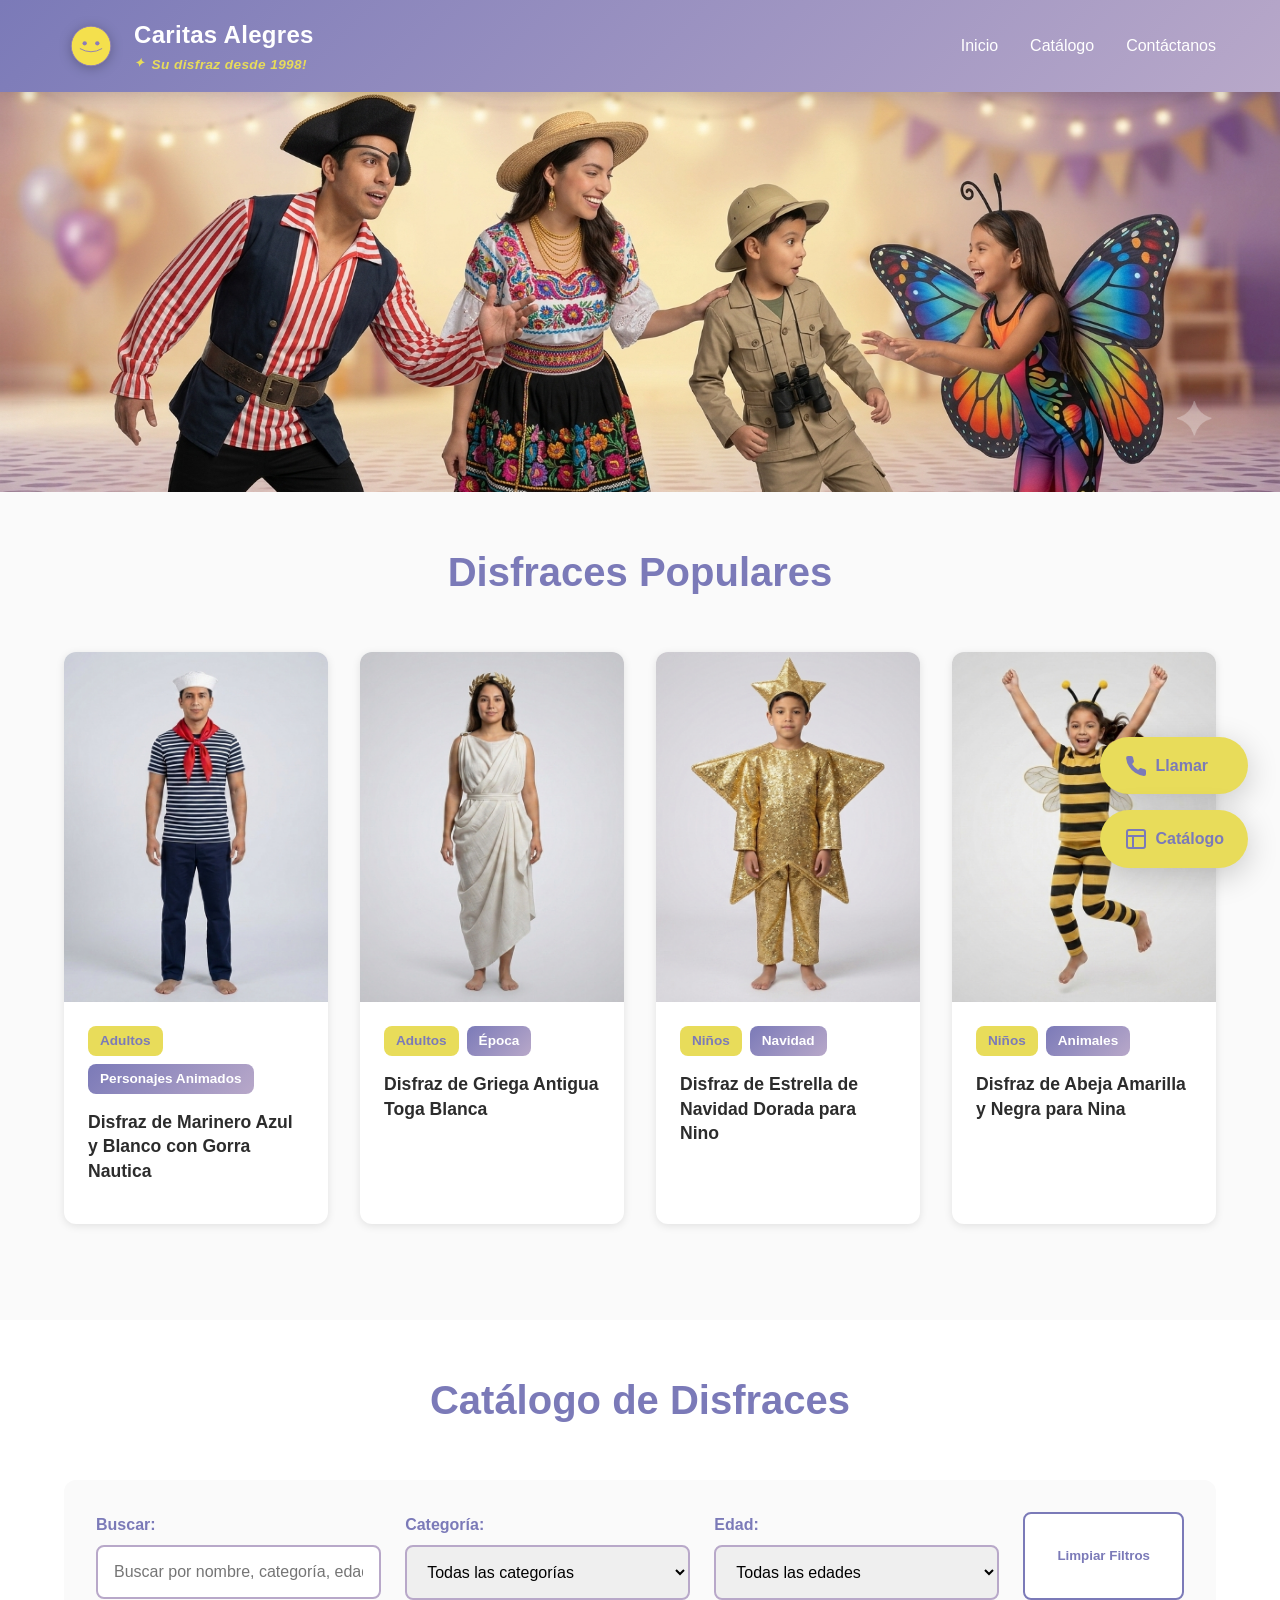
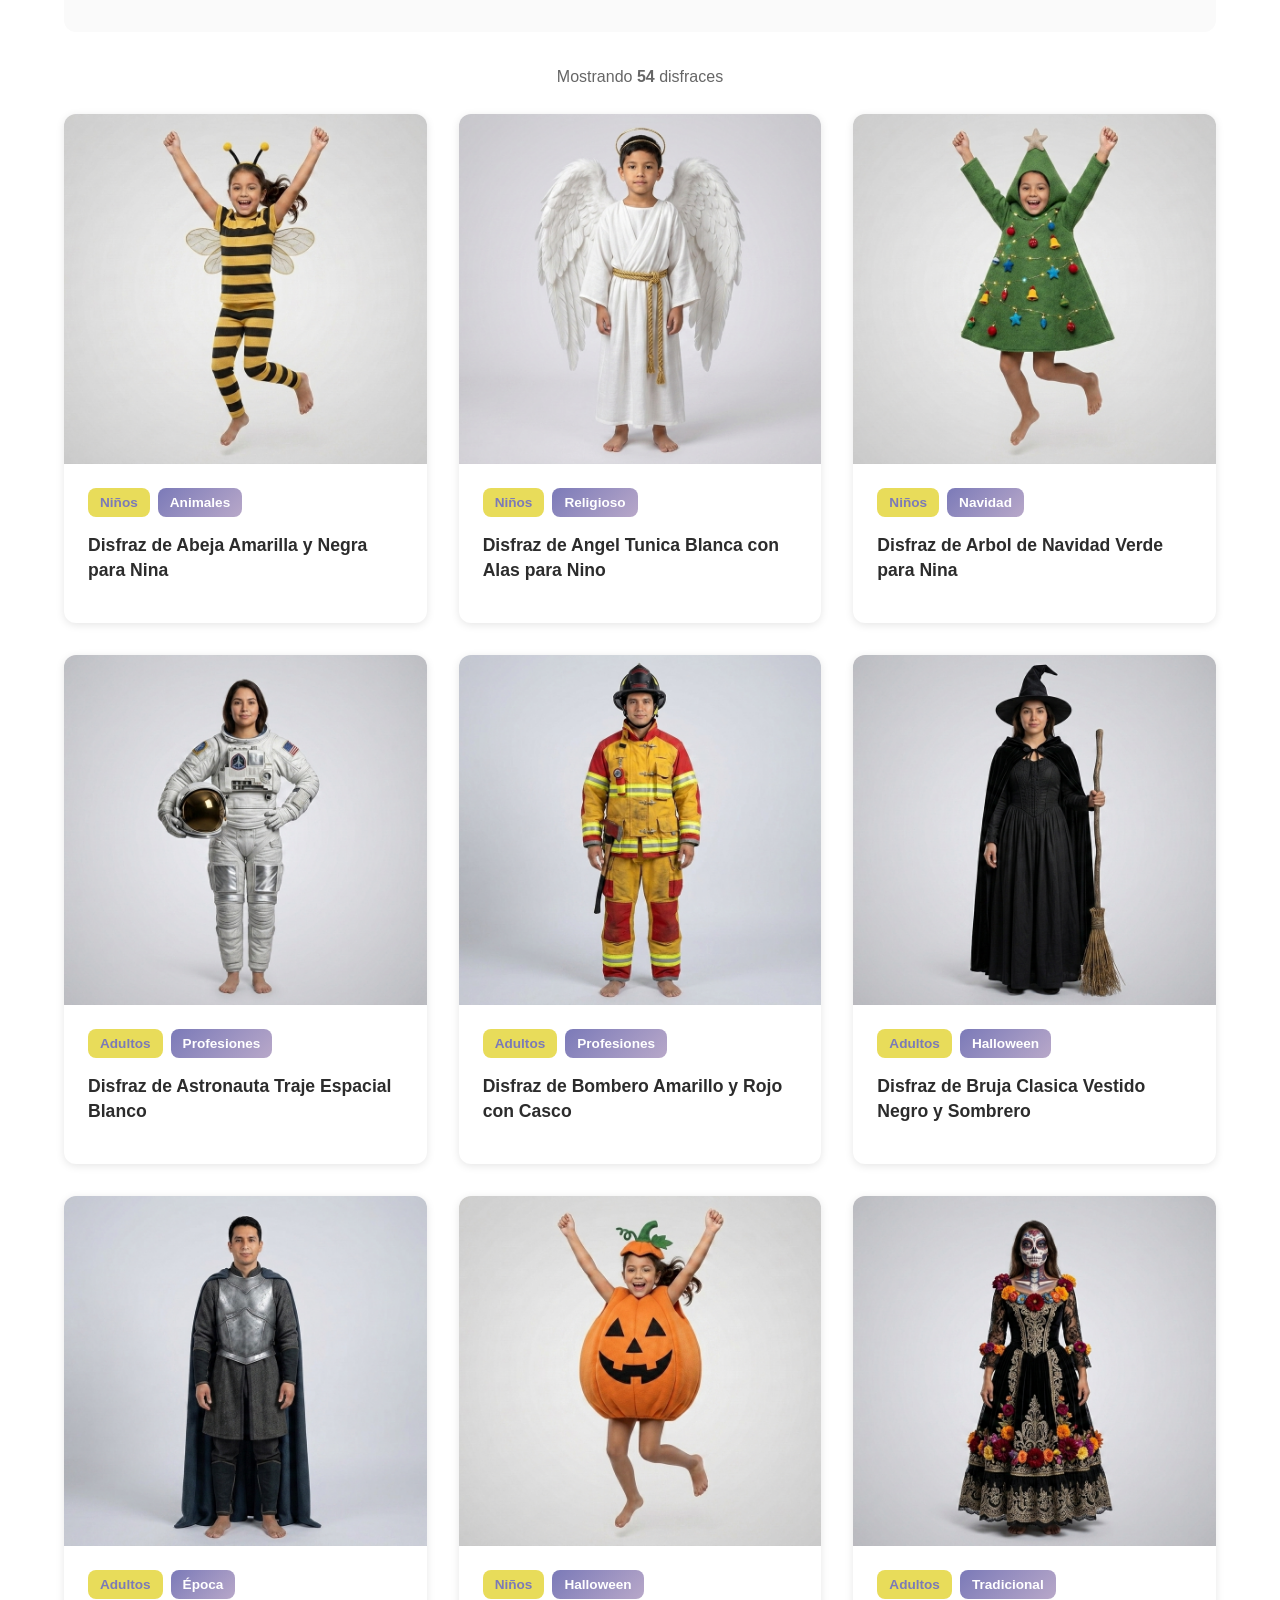
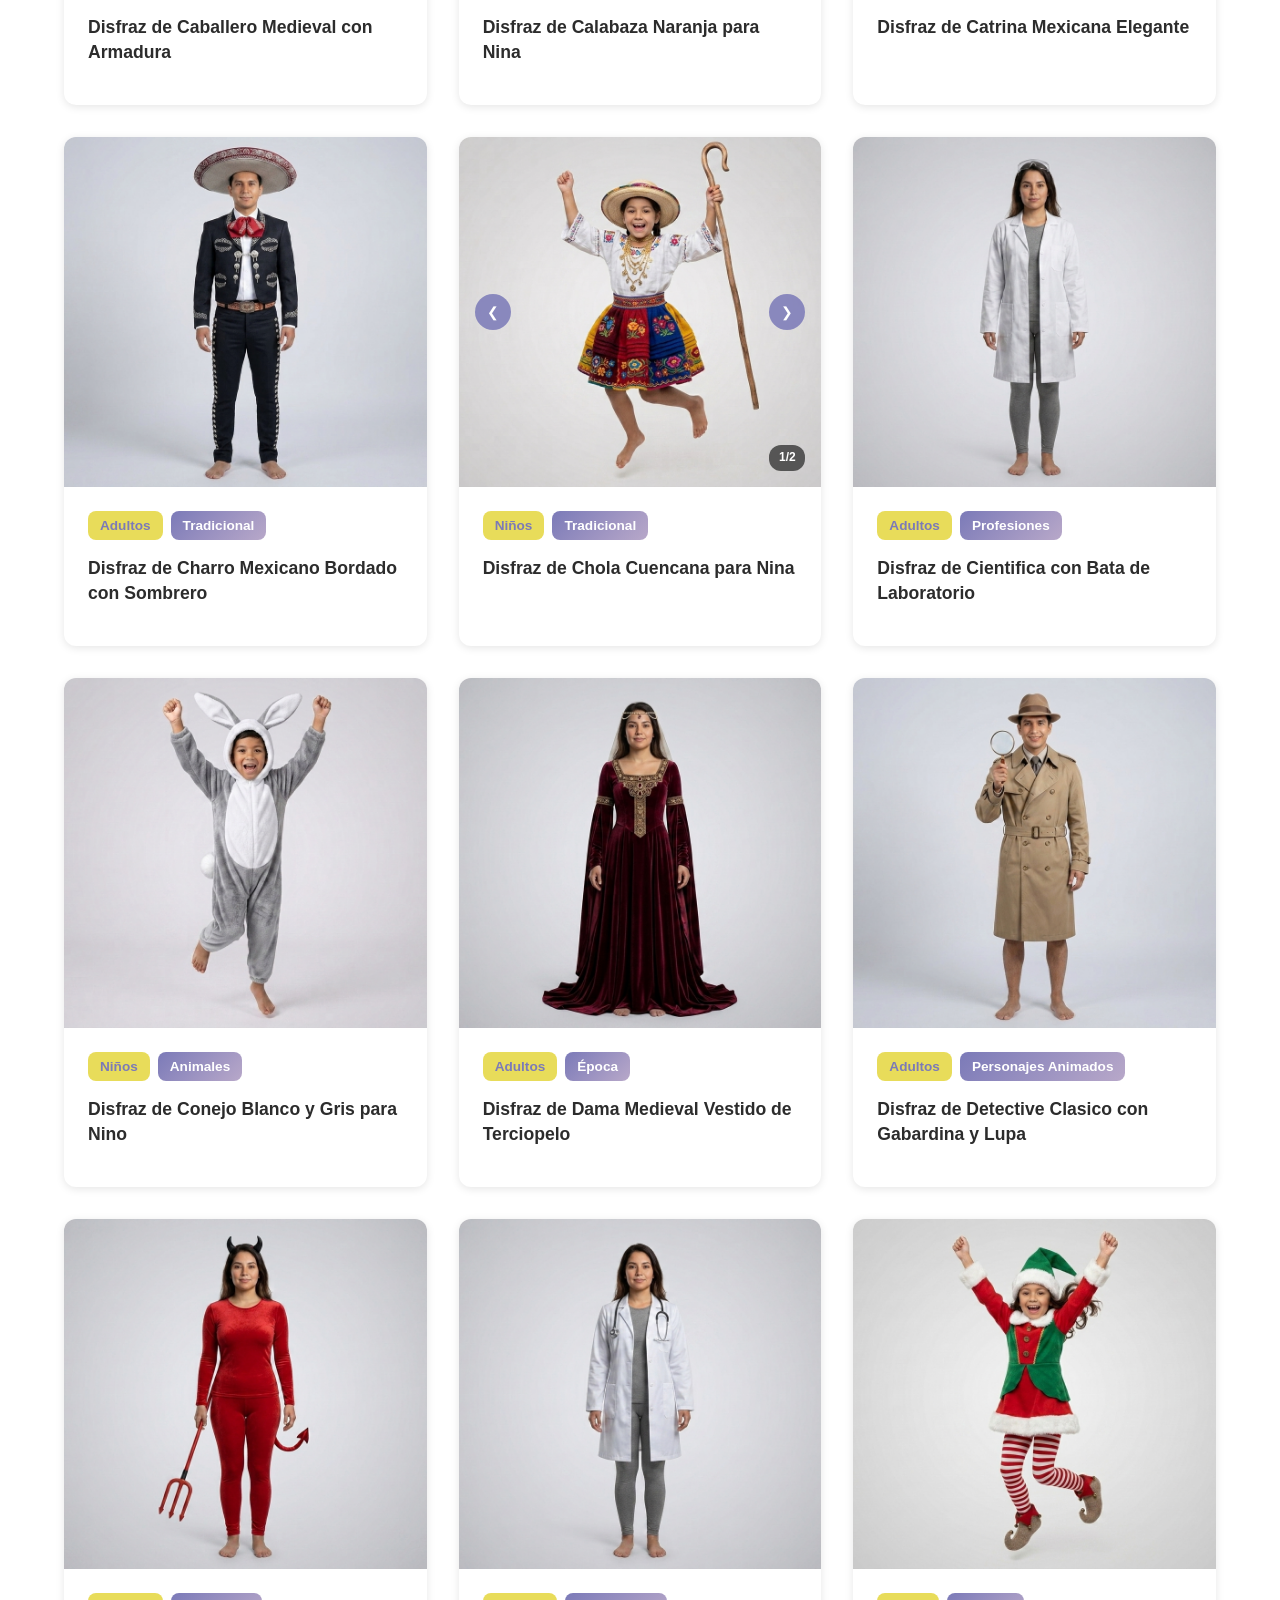
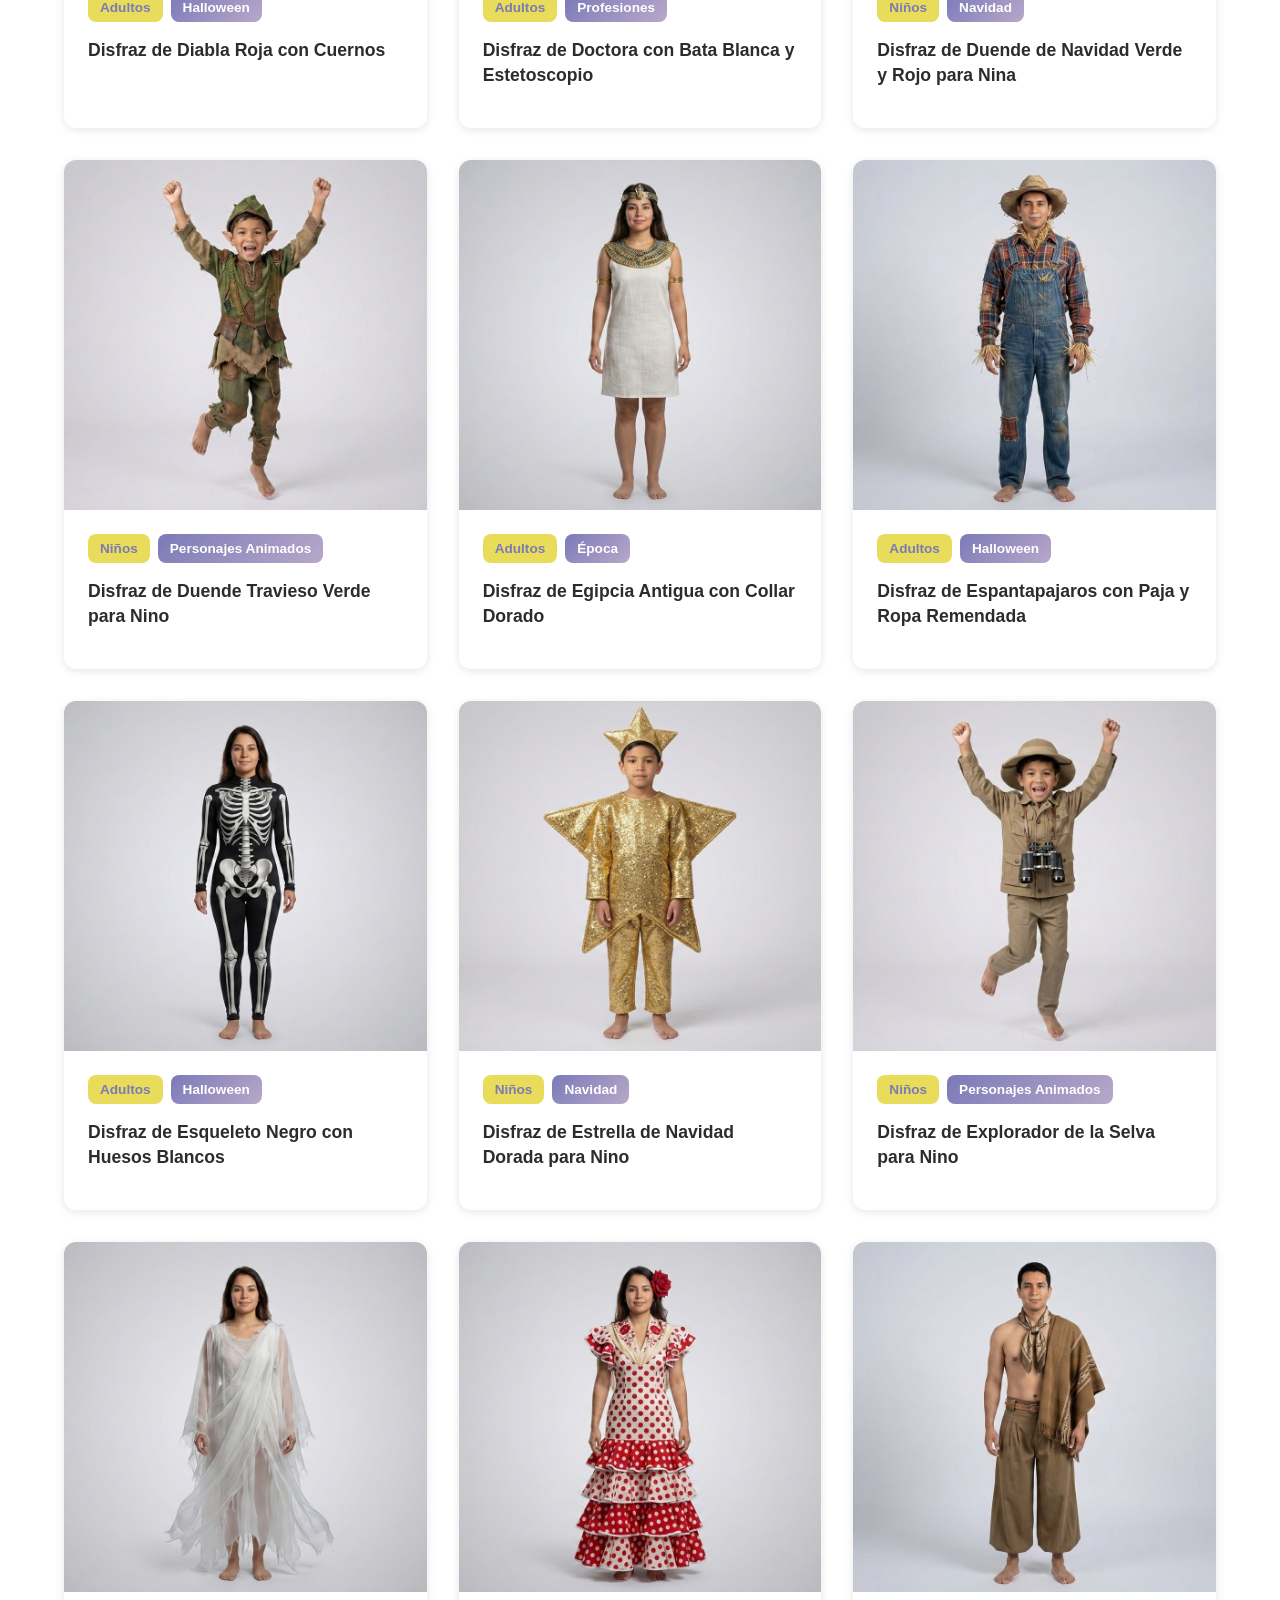
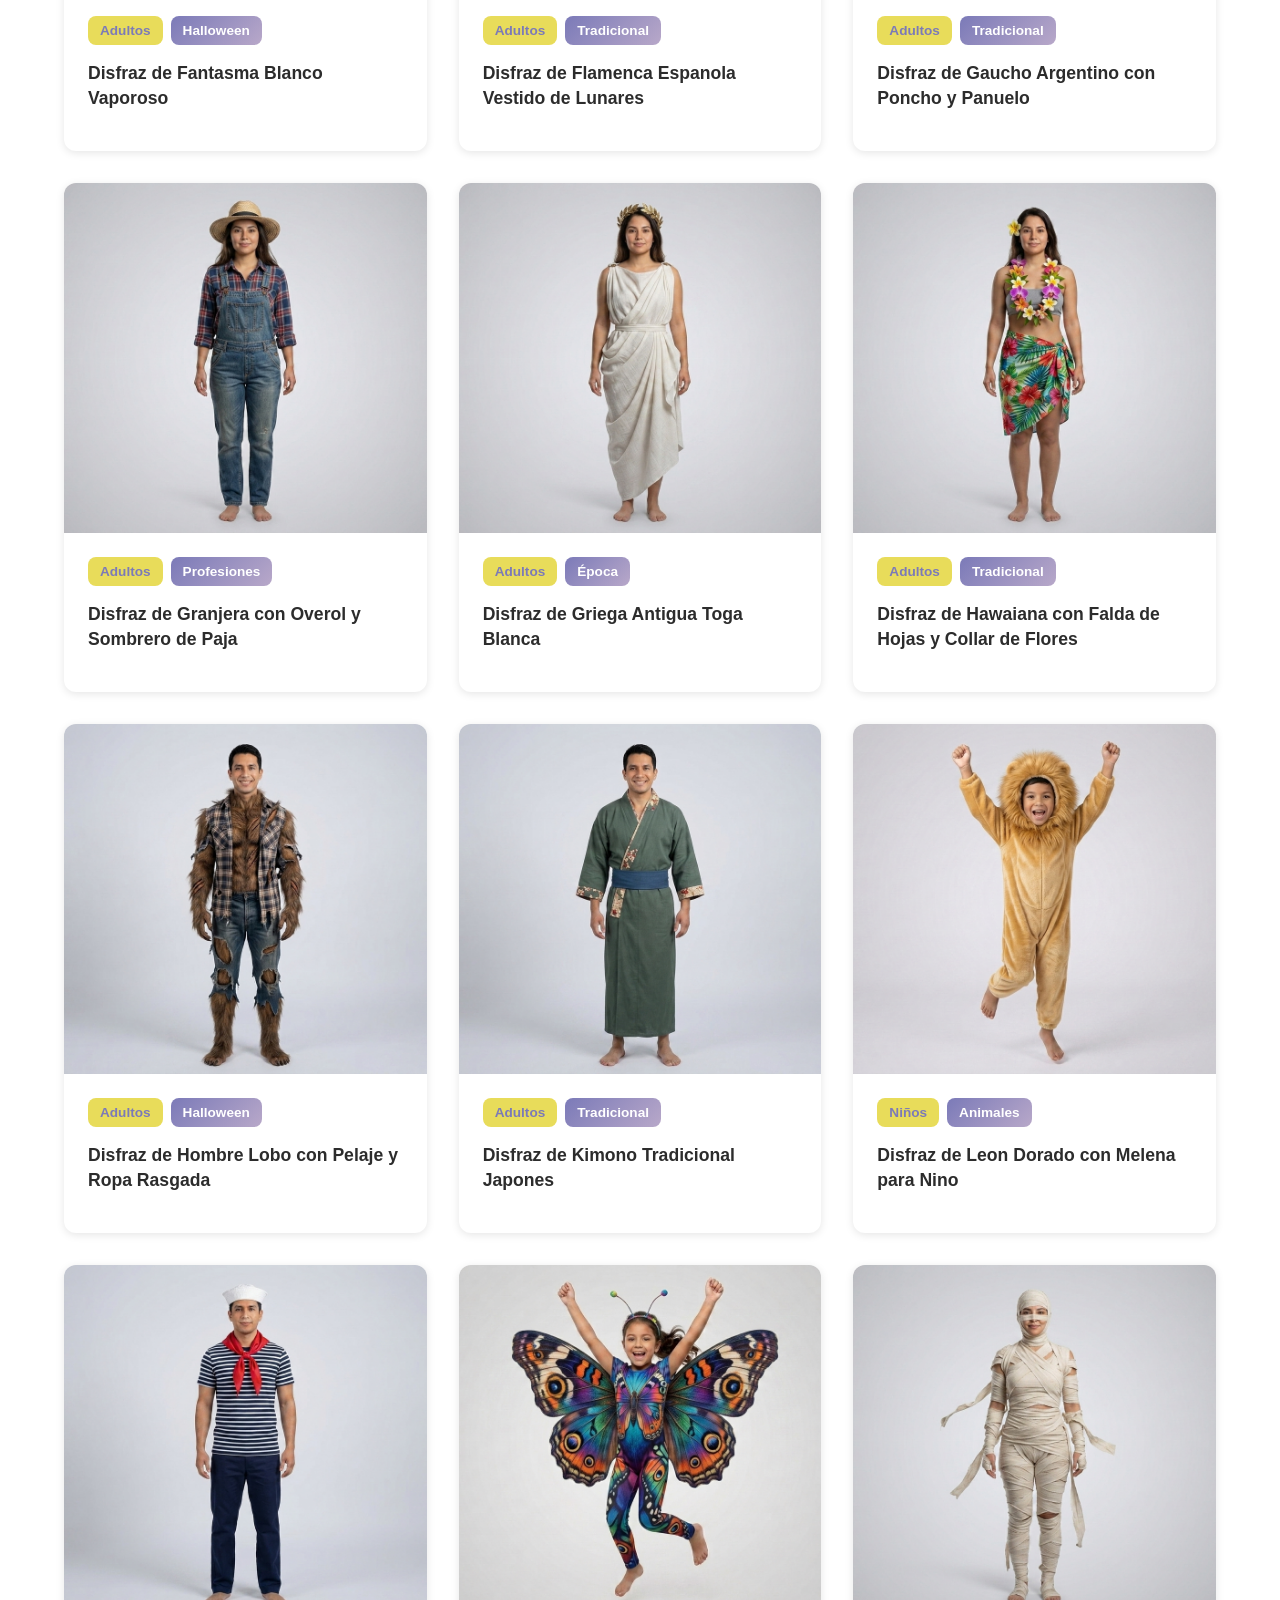
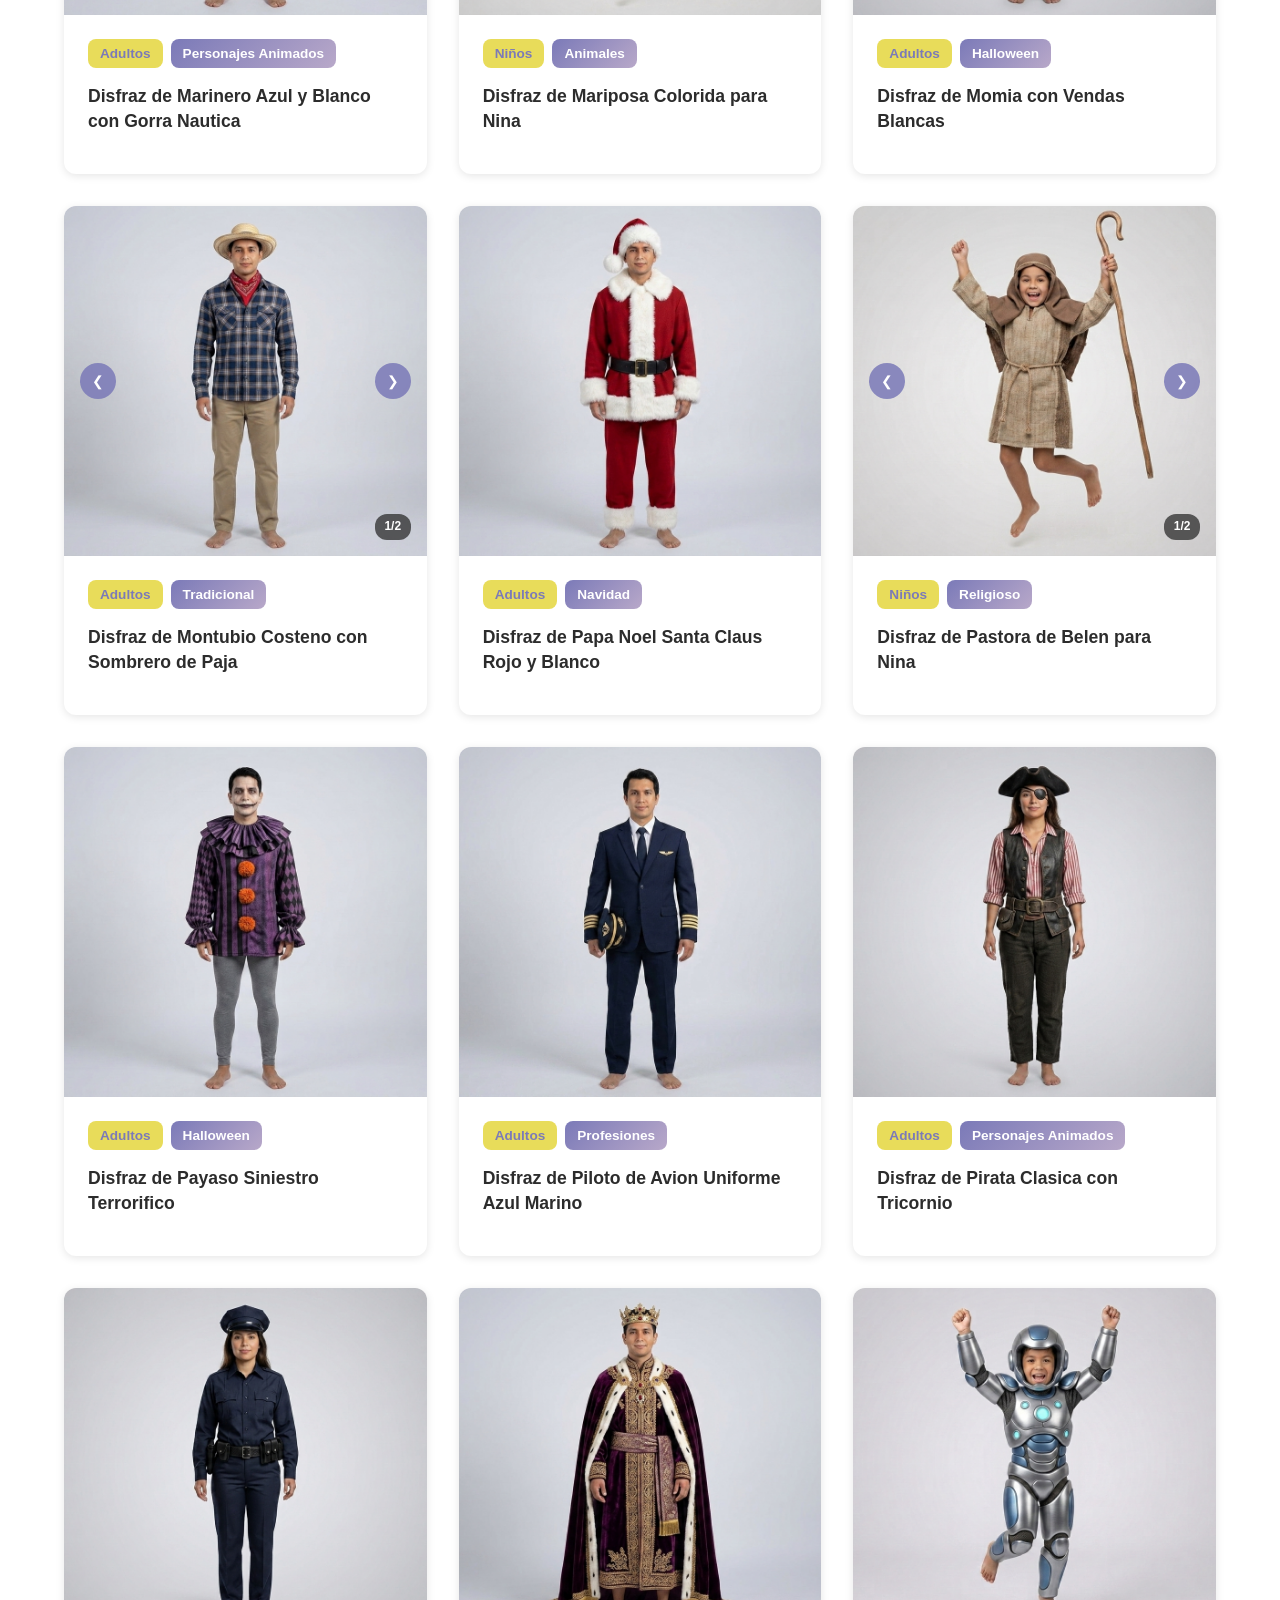
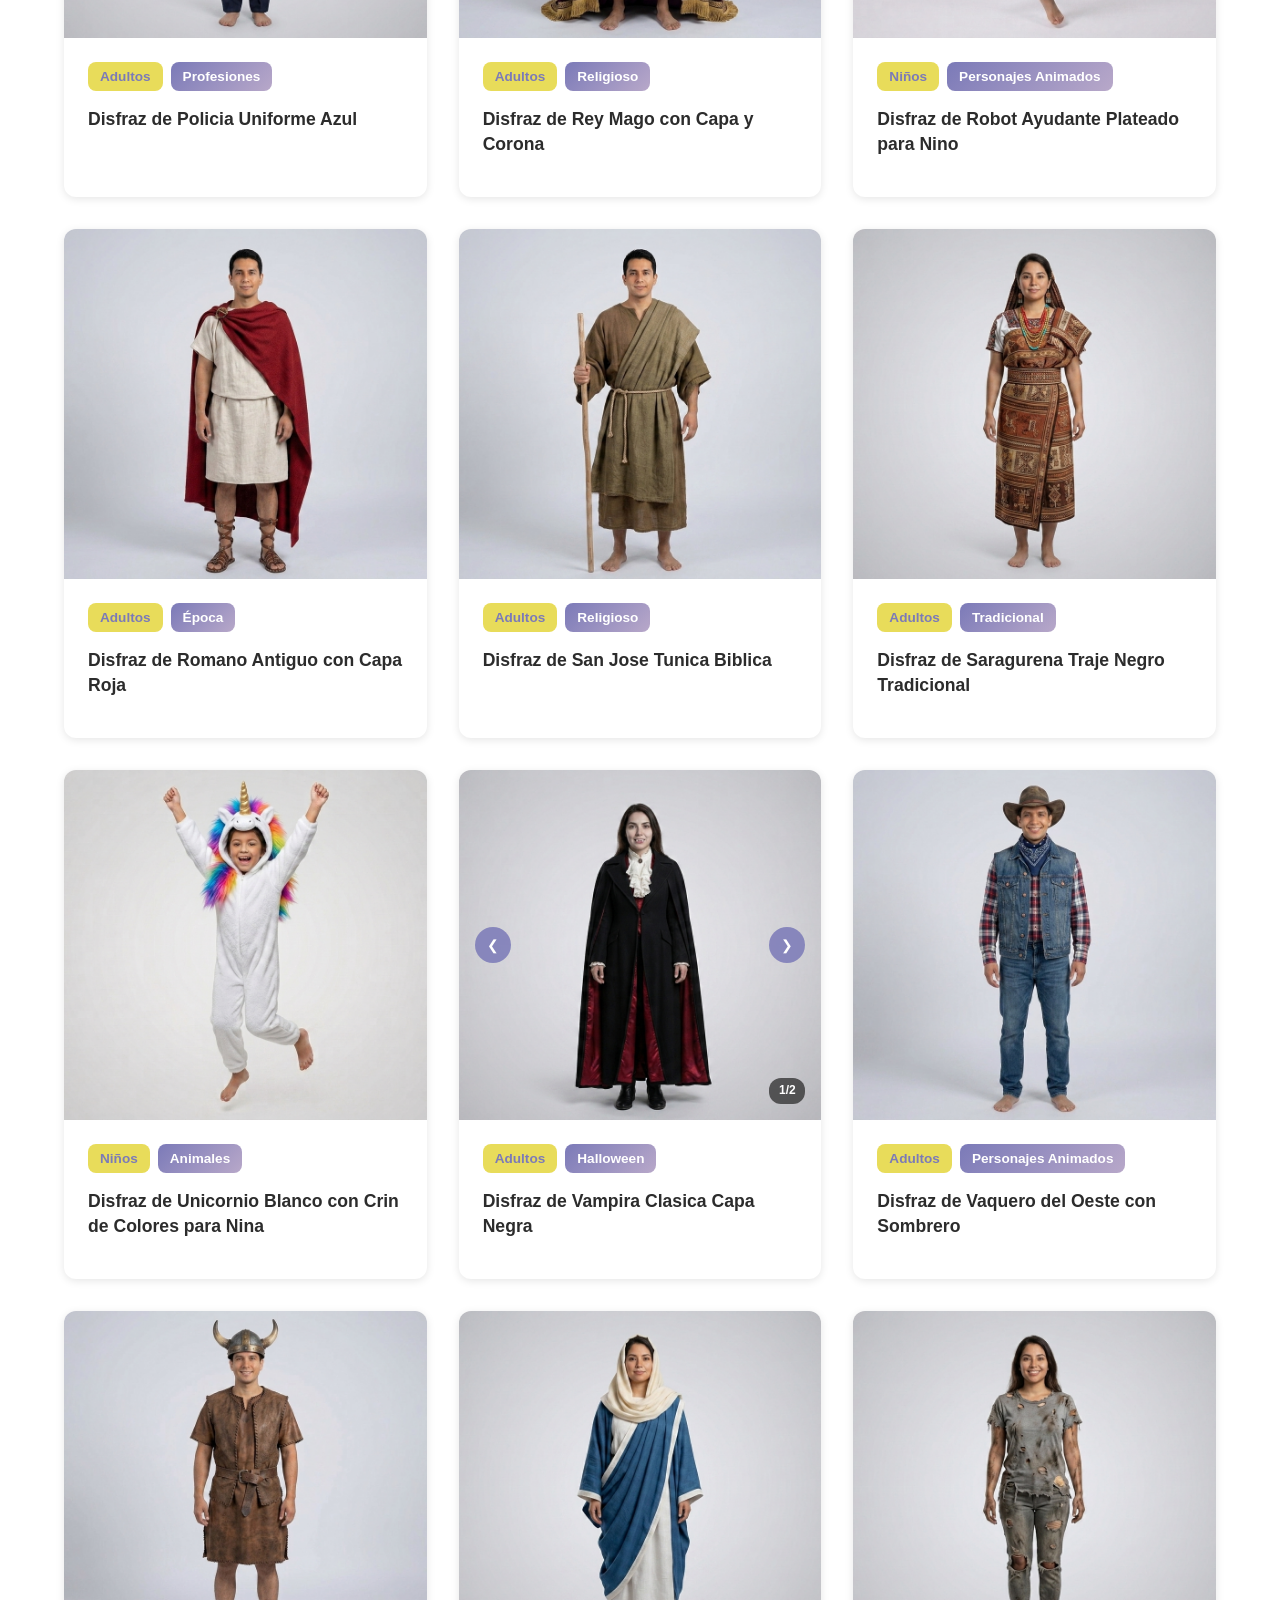
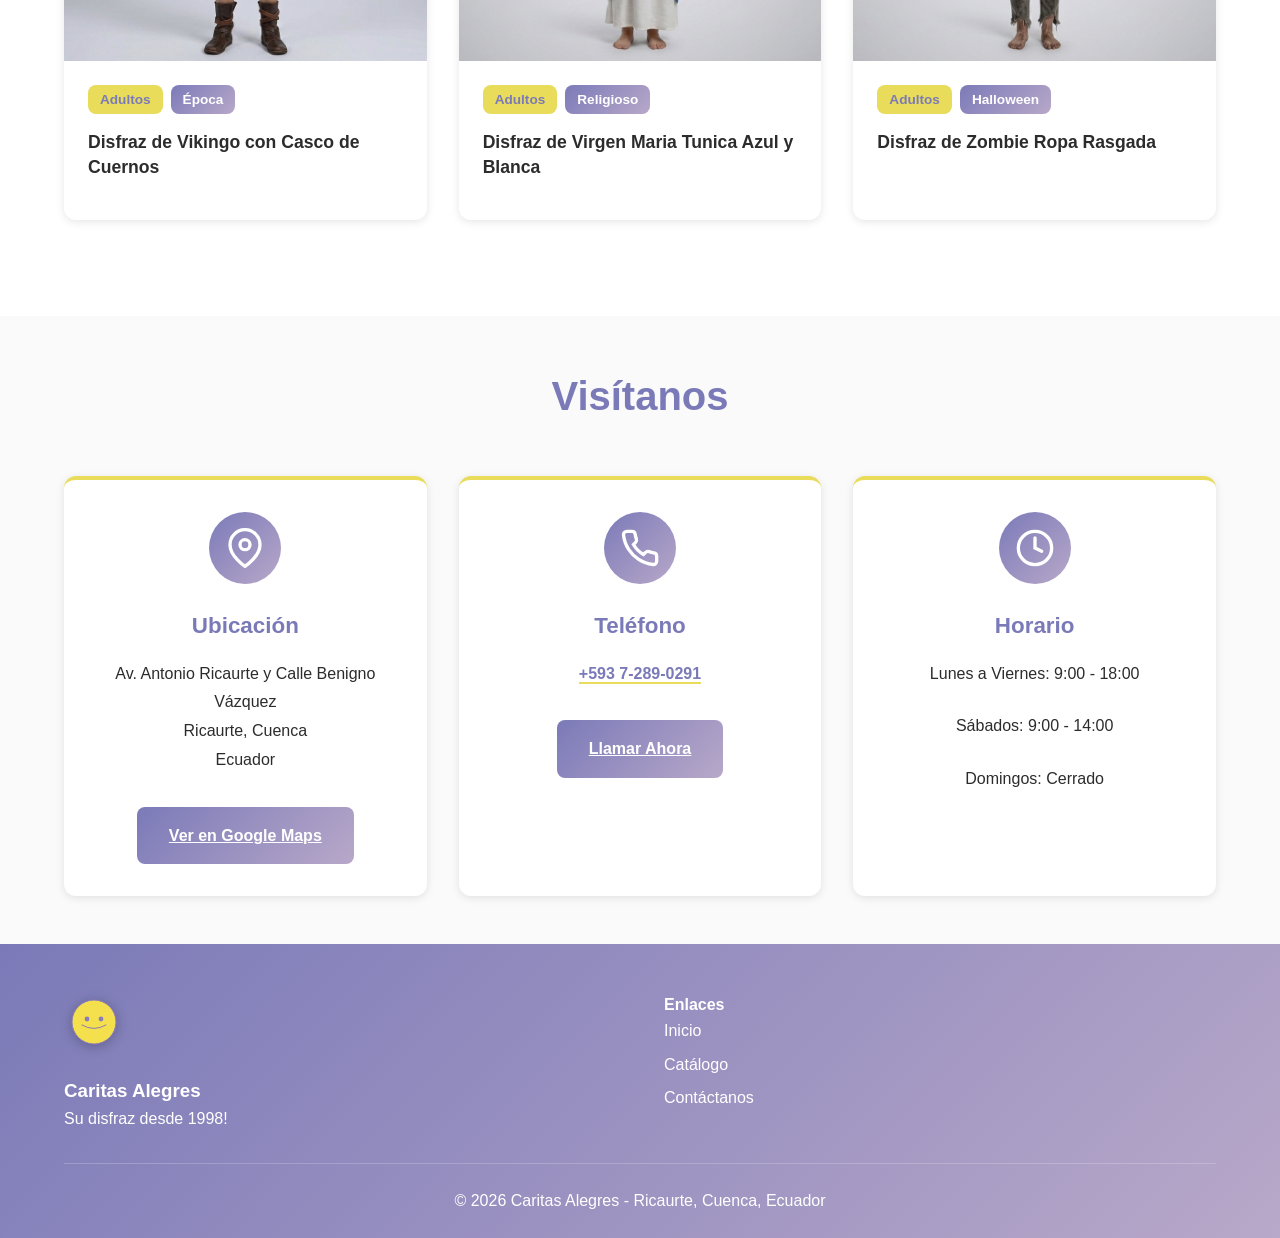
<file: index.html>
<!DOCTYPE html>
<html lang="es">
<head>
    <meta charset="UTF-8">
    <meta name="viewport" content="width=device-width, initial-scale=1.0">
    <meta name="description" content="Caritas Alegres - Alquiler, confección y venta de disfraces desde 1998. Ricaurte, Cuenca, Ecuador.">
    <meta name="keywords" content="disfraces, alquiler disfraces, Cuenca, Ecuador, halloween, carnaval, navidad">
    
    <title>Caritas Alegres - Disfraces en Cuenca</title>
    
    <link rel="stylesheet" href="css/styles.css">
    <link rel="stylesheet" href="css/responsive.css">
</head>
<body>
    <!-- Header -->
    <header class="header">
        <div class="container">
            <div class="header-content">
                <div class="logo">
                    <img src="images/logo-caritas-alegres.svg" alt="Caritas Alegres" class="logo-image" onerror="this.src='images/placeholder.svg'">
                    <div class="logo-text">
                        <h1>Caritas Alegres</h1>
                        <p class="tagline">Su disfraz desde 1998!</p>
                    </div>
                </div>
                
                <nav class="nav">
                    <ul class="nav-list">
                        <li><a href="#inicio">Inicio</a></li>
                        <li><a href="#catalogo">Catálogo</a></li>
                        <li><a href="#contacto">Contáctanos</a></li>
                    </ul>
                </nav>
                
                <button class="menu-toggle" aria-label="Abrir menú">
                    <span></span>
                    <span></span>
                    <span></span>
                </button>
            </div>
        </div>
    </header>

    <!-- Botones Flotantes -->
    <div class="floating-buttons">
        <a href="tel:+593728900291" class="floating-btn btn-call" aria-label="Llamar ahora">
            <svg width="24" height="24" viewBox="0 0 24 24" fill="none" xmlns="http://www.w3.org/2000/svg">
                <path d="M22 16.92v3a2 2 0 01-2.18 2 19.79 19.79 0 01-8.63-3.07 19.5 19.5 0 01-6-6 19.79 19.79 0 01-3.07-8.67A2 2 0 014.11 2h3a2 2 0 012 1.72 12.84 12.84 0 00.7 2.81 2 2 0 01-.45 2.11L8.09 9.91a16 16 0 006 6l1.27-1.27a2 2 0 012.11-.45 12.84 12.84 0 002.81.7A2 2 0 0122 16.92z" fill="currentColor"/>
            </svg>
            <span>Llamar</span>
        </a>
        <a href="#catalogo" class="floating-btn btn-catalog">
            <svg width="24" height="24" viewBox="0 0 24 24" fill="none" xmlns="http://www.w3.org/2000/svg">
                <rect x="3" y="3" width="18" height="18" rx="2" stroke="currentColor" stroke-width="2"/>
                <line x1="3" y1="9" x2="21" y2="9" stroke="currentColor" stroke-width="2"/>
                <line x1="9" y1="21" x2="9" y2="9" stroke="currentColor" stroke-width="2"/>
            </svg>
            <span>Catálogo</span>
        </a>
    </div>

    <!-- Modal de Imagen -->
    <div id="image-modal" class="modal">
        <span class="modal-close">&times;</span>
        <button type="button" id="modal-arrow-left" class="modal-arrow modal-arrow-left" aria-label="Variante anterior">&#10094;</button>
        <button type="button" id="modal-arrow-right" class="modal-arrow modal-arrow-right" aria-label="Siguiente variante">&#10095;</button>
        <img class="modal-content" id="modal-image" alt="">
        <div id="modal-caption"></div>
        <span id="modal-variant-indicator" class="modal-variant-indicator"></span>
    </div>

    <!-- Hero Banner (Carrusel Automático) -->
    <section id="inicio" class="hero-banner">
        <div class="banner-container">
            <img src="images/banner/banner-1.jpg" alt="Caritas Alegres Disfraces" class="banner-image active" onerror="this.src='images/placeholder.svg'">
            <img src="images/banner/banner-2.jpg" alt="Caritas Alegres Disfraces" class="banner-image" onerror="this.src='images/placeholder.svg'">
            <img src="images/banner/banner-3.jpg" alt="Caritas Alegres Disfraces" class="banner-image" onerror="this.src='images/placeholder.svg'">
            <img src="images/banner/banner-4.jpg" alt="Caritas Alegres Disfraces" class="banner-image" onerror="this.src='images/placeholder.svg'">
        </div>
    </section>

    <!-- Popular Costumes -->
    <section class="popular-costumes">
        <div class="container">
            <h2 class="section-title">Disfraces Populares</h2>
            <div id="popular-grid" class="costumes-grid popular-grid">
                <!-- Los 3 disfraces más clickeados se cargan aquí -->
            </div>
        </div>
    </section>

    <!-- Catalog Section -->
    <section id="catalogo" class="catalog">
        <div class="container">
            <h2 class="section-title">Catálogo de Disfraces</h2>
            
            <!-- Filters -->
            <div class="filters">
                <div class="filter-group">
                    <label for="search">Buscar:</label>
                    <input type="text" id="search" placeholder="Buscar por nombre, categoría, edad...">
                </div>
                
                <div class="filter-group">
                    <label for="category-filter">Categoría:</label>
                    <select id="category-filter">
                        <option value="todas">Todas las categorías</option>
                        <option value="halloween">Halloween</option>
                        <option value="navidad">Navidad</option>
                        <option value="religioso">Religioso</option>
                        <option value="tradicional">Tradicional</option>
                        <option value="animados">Personajes Animados</option>
                        <option value="animales">Animales</option>
                        <option value="profesiones">Profesiones</option>
                        <option value="epoca">Época</option>
                    </select>
                </div>
                
                <div class="filter-group">
                    <label for="age-filter">Edad:</label>
                    <select id="age-filter">
                        <option value="todas">Todas las edades</option>
                        <option value="nino">Niños</option>
                        <option value="adulto">Adultos</option>
                    </select>
                </div>
                
                <button id="clear-filters" class="btn btn-secondary">Limpiar Filtros</button>
            </div>

            <!-- Results Counter -->
            <div class="results-info">
                <p id="results-count">Mostrando <strong>0</strong> disfraces</p>
            </div>

            <!-- Costumes Grid -->
            <div id="costumes-grid" class="costumes-grid">
                <!-- Disfraces se cargan dinámicamente -->
            </div>

            <!-- No Results Message -->
            <div id="no-results" class="no-results" style="display: none;">
                <p>No se encontraron disfraces con los filtros seleccionados.</p>
                <button class="btn btn-primary" onclick="clearFilters()">Ver todos los disfraces</button>
            </div>

            <!-- Loading Spinner -->
            <div id="loading" class="loading">
                <div class="spinner"></div>
                <p>Cargando disfraces...</p>
            </div>
        </div>
    </section>

    <!-- Contact Section -->
    <section id="contacto" class="contact">
        <div class="container">
            <h2 class="section-title">Visítanos</h2>
            <div class="contact-grid">
                <div class="contact-card">
                    <div class="contact-icon">
                        <svg width="40" height="40" viewBox="0 0 24 24" fill="none" xmlns="http://www.w3.org/2000/svg">
                            <path d="M21 10c0 7-9 13-9 13s-9-6-9-13a9 9 0 1118 0z" stroke="#7B7AB8" stroke-width="2"/>
                            <circle cx="12" cy="10" r="3" stroke="#7B7AB8" stroke-width="2"/>
                        </svg>
                    </div>
                    <h3>Ubicación</h3>
                    <p>Av. Antonio Ricaurte y Calle Benigno Vázquez<br>Ricaurte, Cuenca<br>Ecuador</p>
                    <a href="https://maps.app.goo.gl/4HmJs9oj8TtmzxZcA" target="_blank" class="btn btn-primary">
                        Ver en Google Maps
                    </a>
                </div>
                
                <div class="contact-card">
                    <div class="contact-icon">
                        <svg width="40" height="40" viewBox="0 0 24 24" fill="none" xmlns="http://www.w3.org/2000/svg">
                            <path d="M22 16.92v3a2 2 0 01-2.18 2 19.79 19.79 0 01-8.63-3.07 19.5 19.5 0 01-6-6 19.79 19.79 0 01-3.07-8.67A2 2 0 014.11 2h3a2 2 0 012 1.72 12.84 12.84 0 00.7 2.81 2 2 0 01-.45 2.11L8.09 9.91a16 16 0 006 6l1.27-1.27a2 2 0 012.11-.45 12.84 12.84 0 002.81.7A2 2 0 0122 16.92z" stroke="#7B7AB8" stroke-width="2"/>
                        </svg>
                    </div>
                    <h3>Teléfono</h3>
                    <p><a href="tel:+593728900291">+593 7-289-0291</a></p>
                    <a href="tel:+593728900291" class="btn btn-primary">Llamar Ahora</a>
                </div>
                
                <div class="contact-card">
                    <div class="contact-icon">
                        <svg width="40" height="40" viewBox="0 0 24 24" fill="none" xmlns="http://www.w3.org/2000/svg">
                            <circle cx="12" cy="12" r="10" stroke="#7B7AB8" stroke-width="2"/>
                            <path d="M12 6v6l4 2" stroke="#7B7AB8" stroke-width="2" stroke-linecap="round"/>
                        </svg>
                    </div>
                    <h3>Horario</h3>
                    <p>Lunes a Viernes: 9:00 - 18:00</p>
                    <p>Sábados: 9:00 - 14:00</p>
                    <p>Domingos: Cerrado</p>
                </div>
            </div>
        </div>
    </section>

    <!-- Footer -->
    <footer class="footer">
        <div class="container">
            <div class="footer-content">
                <div class="footer-info">
                    <img src="images/logo-caritas-alegres.svg" alt="Caritas Alegres" class="footer-logo-image" onerror="this.src='images/placeholder.svg'">
                    <h3>Caritas Alegres</h3>
                    <p>Su disfraz desde 1998!</p>
                </div>
                <div class="footer-links">
                    <h4>Enlaces</h4>
                    <ul>
                        <li><a href="#inicio">Inicio</a></li>
                        <li><a href="#catalogo">Catálogo</a></li>
                        <li><a href="#contacto">Contáctanos</a></li>
                    </ul>
                </div>
            </div>
            <div class="footer-bottom">
                <p>&copy; 2026 Caritas Alegres - Ricaurte, Cuenca, Ecuador</p>
            </div>
        </div>
    </footer>

    <!-- Scripts -->
    <script src="js/data.js"></script>
    <script src="js/filters.js"></script>
    <script src="js/app.js"></script>
    <script src="js/popular.js"></script>
    <script src="js/banner.js"></script>
</body>
</html>
</file>
<file: css/styles.css>
/* CARITAS ALEGRES V4 - Banner Horizontal + 4 Populares */

:root {
    --color-primary-yellow: #E8DC5A;
    --color-primary-purple: #7B7AB8;
    --color-lilac: #B8A8C9;
    --color-text-dark: #2C2C2C;
    --color-text-light: #666666;
    --color-text-white: #FFFFFF;
    --color-bg-light: #FAFAFA;
    --color-bg-white: #FFFFFF;
    --font-family: -apple-system, BlinkMacSystemFont, 'Segoe UI', Roboto, Arial, sans-serif;
    --spacing-xs: 0.5rem;
    --spacing-sm: 1rem;
    --spacing-md: 1.5rem;
    --spacing-lg: 2rem;
    --spacing-xl: 3rem;
    --border-radius-sm: 8px;
    --border-radius-md: 12px;
    --shadow-sm: 0 2px 8px rgba(0, 0, 0, 0.1);
    --shadow-md: 0 4px 16px rgba(0, 0, 0, 0.15);
    --shadow-lg: 0 8px 32px rgba(0, 0, 0, 0.2);
    --transition-fast: 0.2s ease;
    --transition-normal: 0.3s ease;
}

* {
    margin: 0;
    padding: 0;
    box-sizing: border-box;
}

body {
    font-family: var(--font-family);
    color: var(--color-text-dark);
    background-color: var(--color-bg-light);
    line-height: 1.6;
    overflow-x: hidden;
}

.container {
    max-width: 1200px;
    margin: 0 auto;
    padding: 0 var(--spacing-md);
}

/* Header */
.header {
    background: linear-gradient(135deg, var(--color-primary-purple) 0%, var(--color-lilac) 100%);
    position: sticky;
    top: 0;
    z-index: 1000;
    box-shadow: var(--shadow-md);
}

.header-content {
    display: flex;
    justify-content: space-between;
    align-items: center;
    padding: var(--spacing-sm) 0;
}

.logo {
    display: flex;
    align-items: center;
    gap: var(--spacing-sm);
}

.logo-image {
    width: 54px;
    height: 54px;
    object-fit: contain;
    filter: drop-shadow(0 2px 6px rgba(0, 0, 0, 0.25));
}

.logo-text h1 {
    font-size: 1.5rem;
    color: var(--color-text-white);
    font-weight: 700;
    letter-spacing: 0.3px;
}

.tagline {
    font-size: 0.85rem;
    color: var(--color-primary-yellow);
    font-weight: 600;
    font-style: italic;
    letter-spacing: 0.4px;
    position: relative;
    padding-left: 1.1rem;
}

.tagline::before {
    content: "✦";
    position: absolute;
    left: 0;
    top: 0;
    font-size: 0.75rem;
    color: var(--color-primary-yellow);
}

.nav-list {
    display: flex;
    list-style: none;
    gap: var(--spacing-lg);
}

.nav-list a {
    color: var(--color-text-white);
    text-decoration: none;
    font-weight: 500;
    transition: color var(--transition-fast);
}

.nav-list a:hover {
    color: var(--color-primary-yellow);
}

.menu-toggle {
    display: none;
    flex-direction: column;
    background: none;
    border: none;
    cursor: pointer;
    padding: var(--spacing-xs);
}

.menu-toggle span {
    width: 25px;
    height: 3px;
    background: var(--color-text-white);
    margin: 3px 0;
    transition: var(--transition-fast);
}

/* Floating Buttons - AMARILLOS */
.floating-buttons {
    position: fixed;
    bottom: 2rem;
    right: 2rem;
    display: flex;
    flex-direction: column;
    gap: 1rem;
    z-index: 999;
}

.floating-btn {
    display: flex;
    align-items: center;
    gap: 0.5rem;
    padding: 1rem 1.5rem;
    border-radius: 50px;
    text-decoration: none;
    font-weight: 600;
    box-shadow: var(--shadow-lg);
    transition: transform var(--transition-fast);
    background: var(--color-primary-yellow);
    color: var(--color-primary-purple);
}

.floating-btn:hover {
    transform: translateY(-3px);
    box-shadow: 0 12px 40px rgba(232, 220, 90, 0.4);
}

/* Modal */
.modal {
    display: none;
    position: fixed;
    z-index: 9999;
    left: 0;
    top: 0;
    width: 100%;
    height: 100%;
    background-color: rgba(44, 30, 74, 0.92); /* negro reemplazado por morado oscuro translúcido */
}

.modal-content {
    display: block;
    margin: auto;
    max-width: 90%;
    max-height: 85%;
    position: absolute;
    top: 47%;
    left: 50%;
    transform: translate(-50%, -50%);
    border-radius: var(--border-radius-md);
    box-shadow: 0 0 60px rgba(232, 220, 90, 0.35); /* halo amarillo suave */
    border: 3px solid var(--color-primary-yellow);
}

.modal-close {
    position: absolute;
    top: 2rem;
    right: 3rem;
    width: 44px;
    height: 44px;
    display: flex;
    align-items: center;
    justify-content: center;
    background: var(--color-primary-yellow);
    color: var(--color-primary-purple);
    border-radius: 50%;
    font-size: 1.8rem;
    font-weight: bold;
    line-height: 1;
    cursor: pointer;
    transition: transform var(--transition-fast), background var(--transition-fast);
    z-index: 10000;
}

.modal-close:hover {
    background: var(--color-text-white);
    transform: scale(1.1);
}

/* Flechas de navegación entre variantes dentro del modal ampliado */
.modal-arrow {
    display: none; /* se activa por JS solo cuando hay más de 1 variante */
    position: absolute;
    top: 50%;
    transform: translateY(-50%);
    z-index: 10000;
    width: 56px;
    height: 56px;
    align-items: center;
    justify-content: center;
    border: none;
    border-radius: 50%;
    background: rgba(123, 122, 184, 0.85);
    color: var(--color-text-white);
    font-size: 1.4rem;
    cursor: pointer;
    transition: background var(--transition-fast), transform var(--transition-fast);
}

.modal-arrow:hover {
    background: var(--color-primary-purple);
    transform: translateY(-50%) scale(1.08);
}

.modal-arrow-left {
    left: 2rem;
}

.modal-arrow-right {
    right: 2rem;
}

#modal-caption {
    position: absolute;
    bottom: 2rem;
    left: 50%;
    transform: translateX(-50%);
    color: var(--color-text-white);
    font-size: 1.2rem;
    font-weight: 600;
    text-align: center;
    background: linear-gradient(135deg, var(--color-primary-purple) 0%, var(--color-lilac) 100%);
    padding: 0.75rem 2rem;
    border-radius: 50px;
    max-width: 80%;
    box-shadow: var(--shadow-md);
}

.modal-variant-indicator {
    display: none; /* JS lo activa solo cuando hay más de 1 variante */
    position: absolute;
    bottom: 5.5rem;
    left: 50%;
    transform: translateX(-50%);
    z-index: 10000;
    background: rgba(44, 44, 44, 0.75);
    color: var(--color-text-white);
    font-size: 0.85rem;
    font-weight: 600;
    padding: 0.3rem 0.9rem;
    border-radius: 14px;
}

/* Hero Banner - Carrusel automático */
.hero-banner {
    background: var(--color-bg-white);
    padding: 0;
    overflow: hidden;
}

.banner-container {
    position: relative;
    width: 100%;
    height: 400px;
}

.banner-image {
    position: absolute;
    top: 0;
    left: 0;
    width: 100%;
    height: 100%;
    object-fit: cover;
    opacity: 0;
    transition: opacity 1s ease-in-out;
}

.banner-image.active {
    opacity: 1;
}

/* Popular Costumes - 4 columnas */
.popular-costumes {
    padding: var(--spacing-xl) 0;
    background: var(--color-bg-light);
}

.section-title {
    text-align: center;
    font-size: 2.5rem;
    color: var(--color-primary-purple);
    margin-bottom: var(--spacing-xl);
}

.popular-grid {
    grid-template-columns: repeat(4, 1fr) !important;
}

/* Catalog */
.catalog {
    padding: var(--spacing-xl) 0;
    background: var(--color-bg-white);
}

.filters {
    display: flex;
    flex-wrap: wrap;
    gap: var(--spacing-md);
    margin-bottom: var(--spacing-lg);
    background: var(--color-bg-light);
    padding: var(--spacing-lg);
    border-radius: var(--border-radius-md);
}

.filter-group {
    flex: 1;
    min-width: 200px;
    display: flex;
    flex-direction: column;
    gap: var(--spacing-xs);
}

.filter-group label {
    font-weight: 600;
    color: var(--color-primary-purple);
}

.filter-group input,
.filter-group select {
    padding: var(--spacing-sm);
    border: 2px solid var(--color-lilac);
    border-radius: var(--border-radius-sm);
    font-family: var(--font-family);
    font-size: 1rem;
    transition: border-color var(--transition-fast);
}

.filter-group input:focus,
.filter-group select:focus {
    outline: none;
    border-color: var(--color-primary-purple);
}

.btn {
    padding: var(--spacing-sm) var(--spacing-lg);
    border: none;
    border-radius: var(--border-radius-sm);
    font-weight: 600;
    cursor: pointer;
    transition: transform var(--transition-fast);
    font-family: var(--font-family);
}

.btn-primary {
    background: linear-gradient(135deg, var(--color-primary-purple) 0%, var(--color-lilac) 100%);
    color: var(--color-text-white);
}

.btn-secondary {
    background: var(--color-bg-white);
    color: var(--color-primary-purple);
    border: 2px solid var(--color-primary-purple);
}

.btn:hover {
    transform: translateY(-2px);
    box-shadow: var(--shadow-md);
}

.results-info {
    text-align: center;
    margin-bottom: var(--spacing-md);
    color: var(--color-text-light);
}

/* Costumes Grid */
.costumes-grid {
    display: grid;
    grid-template-columns: repeat(auto-fill, minmax(280px, 1fr));
    gap: var(--spacing-lg);
    margin-bottom: var(--spacing-xl);
}

.costume-card {
    background: var(--color-bg-white);
    border-radius: var(--border-radius-md);
    overflow: hidden;
    box-shadow: var(--shadow-sm);
    transition: transform var(--transition-normal), box-shadow var(--transition-normal);
}

.costume-card:hover {
    transform: translateY(-8px);
    box-shadow: var(--shadow-lg);
}

.costume-image {
    position: relative;
    height: 350px;
    overflow: hidden;
    cursor: pointer;
}

.costume-image img {
    width: 100%;
    height: 100%;
    object-fit: cover;
    transition: transform var(--transition-normal);
}

.costume-image:hover img {
    transform: scale(1.05);
}

/* Flechas de navegación entre variantes (ej: vampiro/vampira, montubio hombre/niño) */
.variant-arrow {
    position: absolute;
    top: 50%;
    transform: translateY(-50%);
    z-index: 5;
    width: 36px;
    height: 36px;
    border-radius: 50%;
    border: none;
    background: rgba(123, 122, 184, 0.85); /* morado con transparencia */
    color: var(--color-text-white);
    font-size: 0.9rem;
    display: flex;
    align-items: center;
    justify-content: center;
    cursor: pointer;
    transition: background var(--transition-fast);
}

.variant-arrow:hover {
    background: var(--color-primary-purple);
}

.variant-arrow-left {
    left: var(--spacing-sm);
}

.variant-arrow-right {
    right: var(--spacing-sm);
}

.variant-indicator {
    position: absolute;
    bottom: var(--spacing-sm);
    right: var(--spacing-sm);
    z-index: 5;
    background: rgba(44, 44, 44, 0.75);
    color: var(--color-text-white);
    font-size: 0.75rem;
    font-weight: 600;
    padding: 0.2rem 0.6rem;
    border-radius: 12px;
}

.costume-info {
    padding: var(--spacing-md);
}

/* Fila de etiquetas: edad + categoría juntas, debajo de la foto (ya no tapan la cara) */
.costume-tags {
    display: flex;
    flex-wrap: wrap;
    gap: var(--spacing-xs);
    margin-bottom: var(--spacing-sm);
}

.costume-age {
    display: inline-block;
    background: var(--color-primary-yellow);
    color: var(--color-primary-purple);
    padding: 0.25rem 0.75rem;
    border-radius: var(--border-radius-sm);
    font-size: 0.85rem;
    font-weight: 600;
}

.costume-badge {
    display: inline-block;
    background: linear-gradient(135deg, var(--color-primary-purple) 0%, var(--color-lilac) 100%);
    color: var(--color-text-white);
    padding: 0.25rem 0.75rem;
    border-radius: var(--border-radius-sm);
    font-size: 0.85rem;
    font-weight: 600;
}

.costume-name {
    font-size: 1.1rem;
    color: var(--color-text-dark);
    margin-bottom: var(--spacing-sm);
    line-height: 1.4;
}

/* No Results & Loading */
.no-results {
    text-align: center;
    padding: var(--spacing-xl);
    background: var(--color-bg-light);
    border-radius: var(--border-radius-md);
}

.loading {
    text-align: center;
    padding: var(--spacing-xl);
}

.spinner {
    border: 4px solid var(--color-bg-light);
    border-top: 4px solid var(--color-primary-purple);
    border-radius: 50%;
    width: 50px;
    height: 50px;
    animation: spin 1s linear infinite;
    margin: 0 auto var(--spacing-md);
}

@keyframes spin {
    0% { transform: rotate(0deg); }
    100% { transform: rotate(360deg); }
}

/* Contact */
.contact {
    padding: var(--spacing-xl) 0;
    background: var(--color-bg-light);
}

.contact-grid {
    display: grid;
    grid-template-columns: repeat(auto-fit, minmax(300px, 1fr));
    gap: var(--spacing-lg);
}

.contact-card {
    background: var(--color-bg-white);
    padding: var(--spacing-lg);
    border-radius: var(--border-radius-md);
    text-align: center;
    box-shadow: var(--shadow-sm);
    border-top: 4px solid var(--color-primary-yellow);
    transition: transform var(--transition-normal), box-shadow var(--transition-normal);
}

.contact-card:hover {
    transform: translateY(-5px);
    box-shadow: var(--shadow-md);
}

.contact-icon {
    width: 72px;
    height: 72px;
    margin: 0 auto var(--spacing-md);
    border-radius: 50%;
    background: linear-gradient(135deg, var(--color-primary-purple) 0%, var(--color-lilac) 100%);
    display: flex;
    align-items: center;
    justify-content: center;
}

.contact-icon svg path,
.contact-icon svg circle {
    stroke: var(--color-text-white) !important;
}

.contact-card h3 {
    color: var(--color-primary-purple);
    margin-bottom: var(--spacing-sm);
    font-size: 1.4rem;
    font-weight: 700;
}

.contact-card p {
    margin-bottom: var(--spacing-md);
    color: var(--color-text-dark);
    line-height: 1.8;
}

.contact-card a:not(.btn) {
    color: var(--color-primary-purple);
    text-decoration: none;
    font-weight: 600;
    border-bottom: 2px solid var(--color-primary-yellow);
}

.contact-card .btn-primary {
    display: inline-block;
    margin-top: var(--spacing-xs);
}

/* Footer */
.footer {
    background: linear-gradient(135deg, var(--color-primary-purple) 0%, var(--color-lilac) 100%);
    color: var(--color-text-white);
    padding: var(--spacing-xl) 0 var(--spacing-md);
}

.footer-content {
    display: grid;
    grid-template-columns: repeat(auto-fit, minmax(250px, 1fr));
    gap: var(--spacing-xl);
    margin-bottom: var(--spacing-lg);
}

.footer-logo-image {
    width: 60px;
    height: 60px;
    object-fit: contain;
    margin-bottom: var(--spacing-sm);
    filter: drop-shadow(0 2px 6px rgba(0, 0, 0, 0.25));
}

.footer-links ul {
    list-style: none;
}

.footer-links a {
    color: var(--color-text-white);
    text-decoration: none;
    display: block;
    margin-bottom: var(--spacing-xs);
    transition: color var(--transition-fast);
}

.footer-links a:hover {
    color: var(--color-primary-yellow);
}

.footer-bottom {
    text-align: center;
    padding-top: var(--spacing-md);
    border-top: 1px solid rgba(255, 255, 255, 0.2);
}

/* Responsive - Mobile */
@media (max-width: 768px) {
    .banner-container {
        height: 250px;
    }
    
    .popular-grid {
        grid-template-columns: repeat(2, 1fr) !important;
    }

    /* Modal: la foto vertical aprovecha casi toda la pantalla,
       y los controles (flechas + indicador + nombre) se agrupan
       en una barra fija cerca del borde inferior, en vez de flotar
       sobre la foto como en desktop */
    .modal-content {
        max-width: 96vw;
        max-height: 60vh;
        top: 42%;
        border-width: 2px;
    }

    #modal-caption {
        bottom: 5rem;
        left: 50%;
        font-size: 1rem;
        padding: 0.6rem 1.5rem;
        max-width: 90%;
    }

    .modal-variant-indicator {
        bottom: 1.3rem;
    }

    .modal-arrow {
        position: fixed;
        top: auto;
        bottom: 1.1rem;
        transform: none;
        width: 46px;
        height: 46px;
        font-size: 1.1rem;
    }

    .modal-arrow-left {
        left: calc(50% - 90px);
    }

    .modal-arrow-right {
        left: calc(50% + 44px);
        right: auto;
    }
    
    .floating-btn span {
        display: none;
    }
    
    .menu-toggle {
        display: flex;
    }
    
    .nav {
        position: fixed;
        top: 0;
        right: -100%;
        width: 280px;
        height: 100vh;
        background: var(--color-bg-white);
        box-shadow: -2px 0 10px rgba(0, 0, 0, 0.1);
        transition: right var(--transition-normal);
        z-index: 999;
    }
    
    .nav.active {
        right: 0;
    }
    
    .nav-list {
        flex-direction: column;
        padding: var(--spacing-xl) var(--spacing-lg);
    }
    
    .nav-list a {
        color: var(--color-text-dark);
    }
}
</file>
<file: css/responsive.css>
/* ===================================
   Responsive Design - V6 (limpio)
   Nota: el menú móvil (.nav, .menu-toggle) ya está correctamente
   manejado dentro de styles.css - no se duplica aquí para evitar
   conflictos de orden de carga.
   =================================== */

/* Tablets (hasta 1024px) */
@media (max-width: 1024px) {
    .section-title {
        font-size: 2rem;
    }

    .costumes-grid {
        grid-template-columns: repeat(auto-fill, minmax(250px, 1fr));
        gap: var(--spacing-md);
    }
}

/* Tablets pequeñas / móviles grandes (hasta 768px) */
@media (max-width: 768px) {
    .container {
        padding: 0 var(--spacing-sm);
    }

    /* Filtros: apilados en columna, más fáciles de usar con el pulgar */
    .filters {
        flex-direction: column;
        align-items: stretch;
    }

    .filter-group {
        min-width: 100%;
    }

    #clear-filters {
        width: 100%;
    }

    /* Catálogo: tarjetas un poco más angostas para 2 por fila en la mayoría de celulares */
    .costumes-grid {
        grid-template-columns: repeat(auto-fill, minmax(160px, 1fr));
        gap: var(--spacing-sm);
    }

    .costume-name {
        font-size: 1rem;
    }

    /* Footer apilado y centrado */
    .footer-content {
        grid-template-columns: 1fr;
        text-align: center;
    }
}

/* Móviles (hasta 480px) */
@media (max-width: 480px) {
    html {
        font-size: 14px;
    }

    .section-title {
        font-size: 1.75rem;
    }

    .btn {
        padding: 0.75rem 1.5rem;
        font-size: 0.9rem;
    }

    .logo-text h1 {
        font-size: 1.25rem;
    }

    .costumes-grid {
        grid-template-columns: repeat(2, 1fr);
    }

    .costume-image {
        height: 240px;
    }

    .popular-grid {
        grid-template-columns: repeat(2, 1fr) !important;
        gap: var(--spacing-sm) !important;
    }

    .filter-group input,
    .filter-group select {
        font-size: 16px; /* fijo en px: evita el zoom automático de Safari en iPhone */
    }

    .variant-arrow {
        width: 30px;
        height: 30px;
        font-size: 0.75rem;
    }
}

/* Móviles muy pequeños (hasta 360px) */
@media (max-width: 360px) {
    .container {
        padding: 0 0.75rem;
    }

    .costume-info {
        padding: var(--spacing-sm);
    }

    .costumes-grid {
        grid-template-columns: 1fr;
    }
}

/* Landscape en móviles */
@media (max-height: 500px) and (orientation: landscape) {
    .nav {
        overflow-y: auto;
    }
}

/* Accesibilidad - Reducir animaciones */
@media (prefers-reduced-motion: reduce) {
    * {
        animation-duration: 0.01ms !important;
        animation-iteration-count: 1 !important;
        transition-duration: 0.01ms !important;
    }

    html {
        scroll-behavior: auto;
    }
}

/* Impresión */
@media print {
    .header,
    .menu-toggle,
    .filters,
    .btn,
    .footer,
    .floating-buttons {
        display: none;
    }

    .costume-card {
        break-inside: avoid;
        page-break-inside: avoid;
    }

    body {
        background: white;
        color: black;
    }
}
</file>
